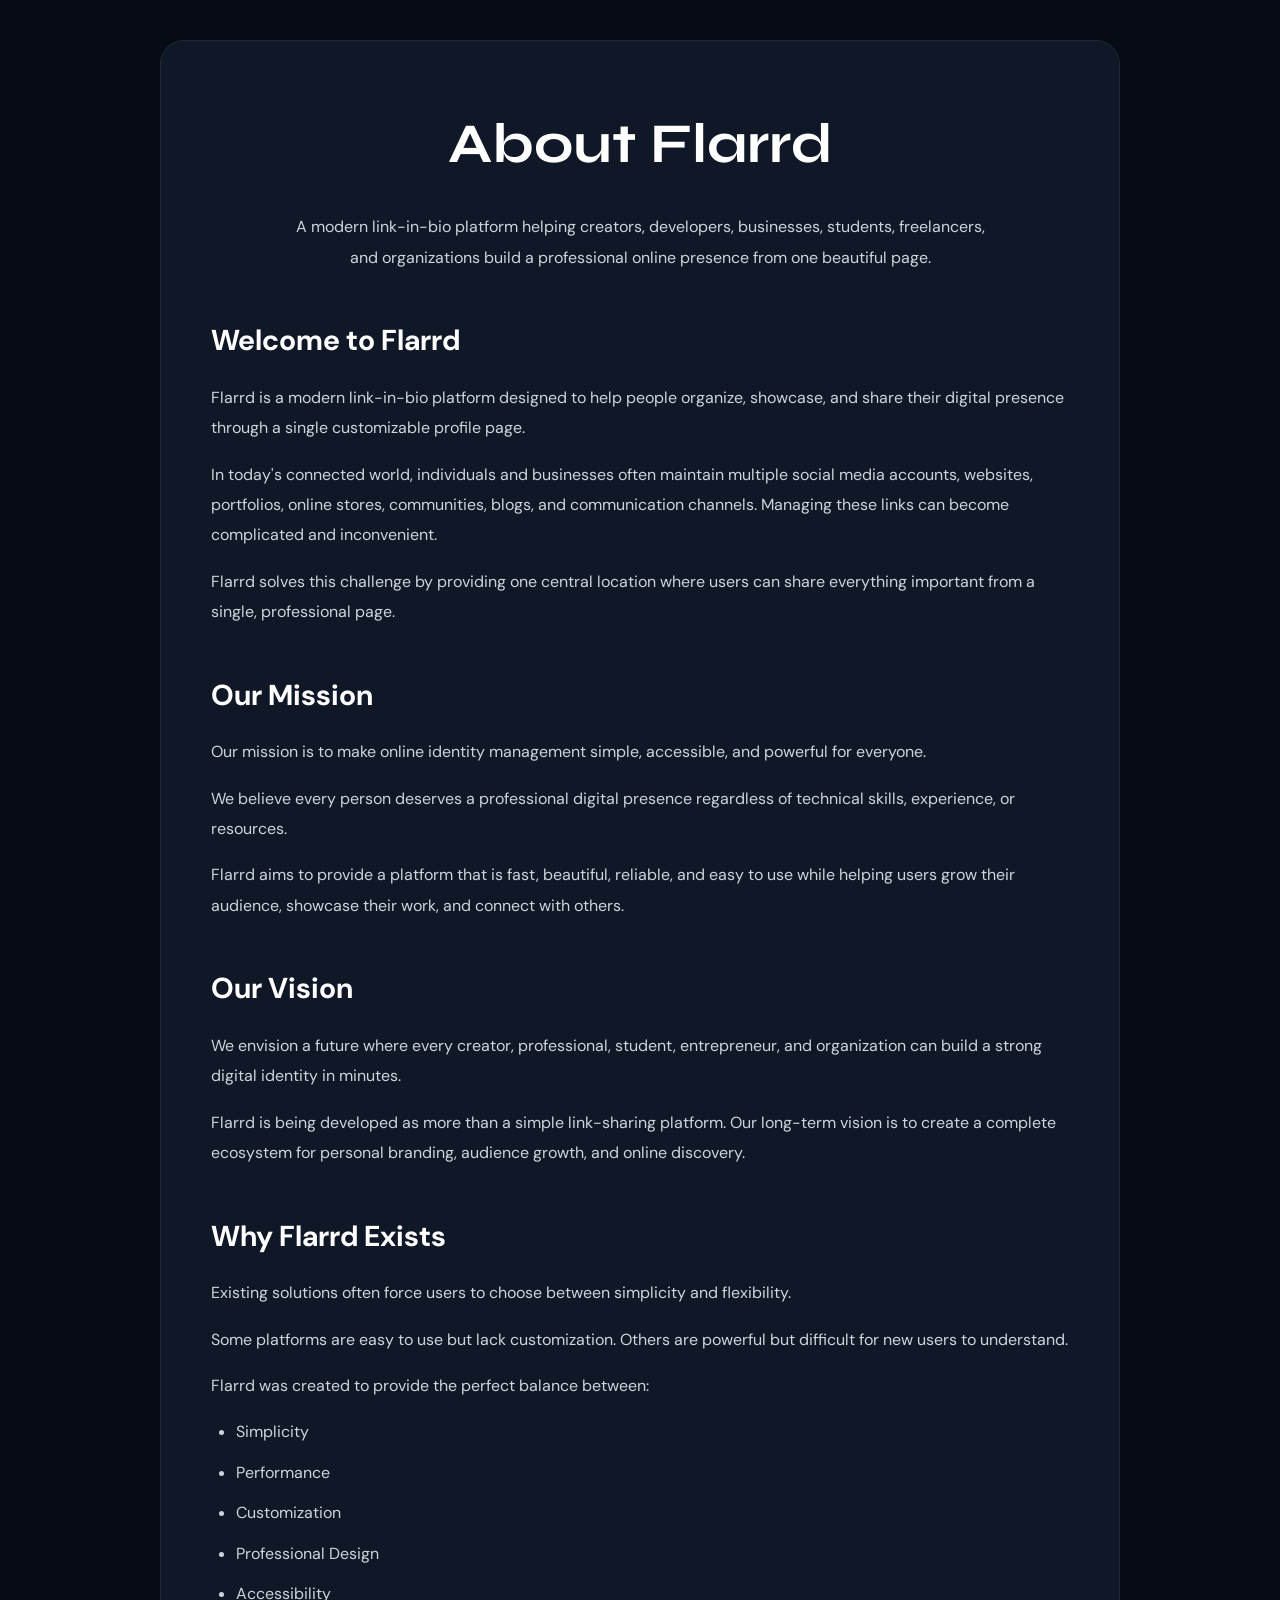
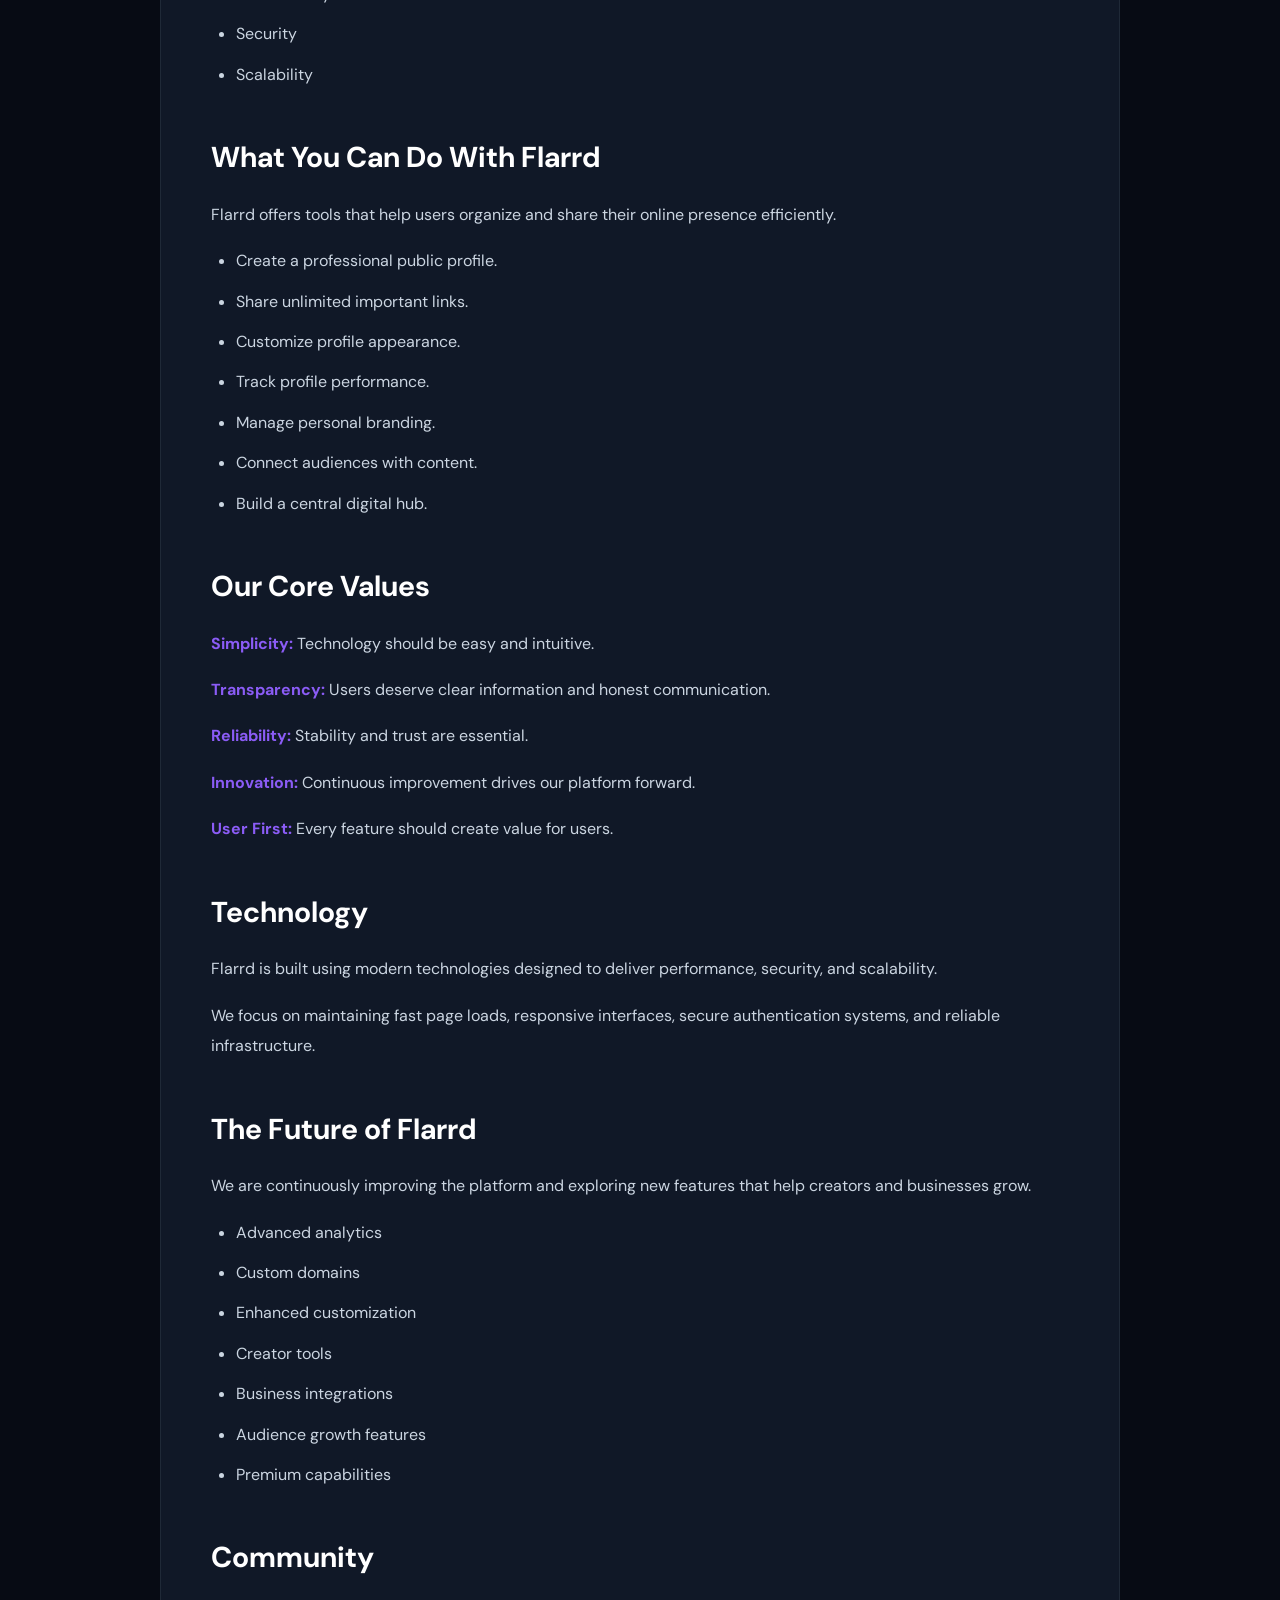
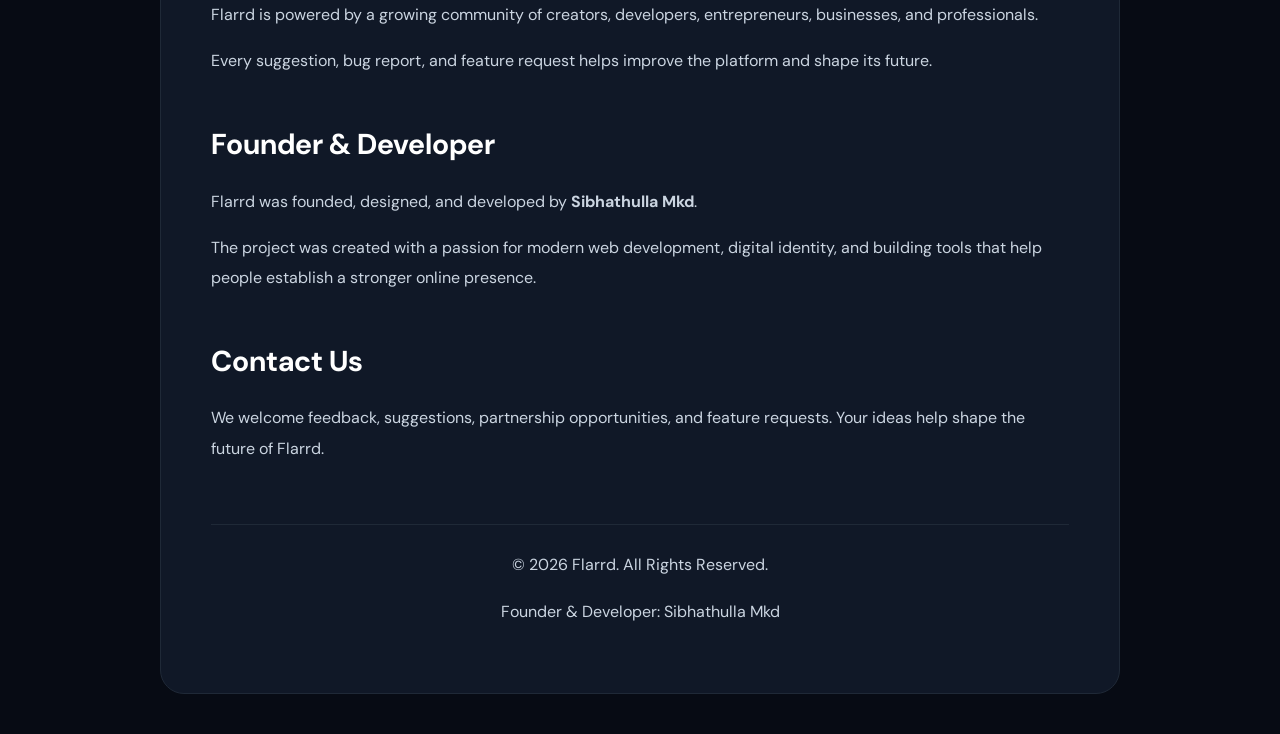
<file: about.html>
<!DOCTYPE html>
<html lang="en">
<head>
    <meta charset="UTF-8">
    <meta name="viewport" content="width=device-width, initial-scale=1.0">

    <title>About Flarrd | Your Link in Bio, Supercharged</title>

    <meta name="description" content="Learn about Flarrd, the modern link in bio platform helping creators, developers, businesses, and professionals manage their online presence through a single customizable page.">

    <meta name="keywords" content="Flarrd, About Flarrd, link in bio, creator tools, digital profile, personal branding, online presence">

    <meta name="author" content="Sibhathulla Mkd">

    <meta property="og:title" content="About Flarrd">
    <meta property="og:description" content="Learn about Flarrd's mission, vision, story, and future.">
    <meta property="og:type" content="website">

    <link rel="canonical" href="https://flarrd.pages.dev/about">

    <link href="https://fonts.googleapis.com/css2?family=Syne:wght@700;800&family=DM+Sans:wght@400;500;700&display=swap" rel="stylesheet">

    <style>
        :root{
            --bg:#070b14;
            --card:#101827;
            --border:#1f2937;
            --text:#ffffff;
            --muted:#cbd5e1;
            --accent:#8b5cf6;
        }

        *{
            margin:0;
            padding:0;
            box-sizing:border-box;
        }

        body{
            font-family:'DM Sans',sans-serif;
            background:var(--bg);
            color:var(--text);
            line-height:1.9;
        }

        .container{
            max-width:1000px;
            margin:auto;
            padding:40px 20px;
        }

        .card{
            background:var(--card);
            border:1px solid var(--border);
            border-radius:24px;
            padding:50px;
        }

        h1{
            font-family:'Syne',sans-serif;
            font-size:3.5rem;
            margin-bottom:15px;
        }

        h2{
            margin-top:40px;
            margin-bottom:15px;
            font-size:1.8rem;
            color:white;
        }

        p{
            color:var(--muted);
            margin-bottom:16px;
        }

        ul{
            margin-left:25px;
            color:var(--muted);
        }

        li{
            margin-bottom:10px;
        }

        .hero{
            text-align:center;
            margin-bottom:40px;
        }

        .hero p{
            max-width:700px;
            margin:auto;
        }

        footer{
            margin-top:60px;
            padding-top:25px;
            border-top:1px solid var(--border);
            text-align:center;
            color:#94a3b8;
        }

        .highlight{
            color:var(--accent);
            font-weight:700;
        }

        @media(max-width:768px){
            .card{
                padding:30px;
            }

            h1{
                font-size:2.4rem;
            }

            h2{
                font-size:1.5rem;
            }
        }
    </style>
</head>
<body>

<div class="container">

    <div class="card">

        <div class="hero">
            <h1>About Flarrd</h1>
            <p>
                A modern link-in-bio platform helping creators, developers,
                businesses, students, freelancers, and organizations build a
                professional online presence from one beautiful page.
            </p>
        </div>

        <h2>Welcome to Flarrd</h2>

        <p>
            Flarrd is a modern link-in-bio platform designed to help people
            organize, showcase, and share their digital presence through a
            single customizable profile page.
        </p>

        <p>
            In today's connected world, individuals and businesses often
            maintain multiple social media accounts, websites, portfolios,
            online stores, communities, blogs, and communication channels.
            Managing these links can become complicated and inconvenient.
        </p>

        <p>
            Flarrd solves this challenge by providing one central location
            where users can share everything important from a single,
            professional page.
        </p>

        <h2>Our Mission</h2>

        <p>
            Our mission is to make online identity management simple,
            accessible, and powerful for everyone.
        </p>

        <p>
            We believe every person deserves a professional digital presence
            regardless of technical skills, experience, or resources.
        </p>

        <p>
            Flarrd aims to provide a platform that is fast, beautiful,
            reliable, and easy to use while helping users grow their audience,
            showcase their work, and connect with others.
        </p>

        <h2>Our Vision</h2>

        <p>
            We envision a future where every creator, professional, student,
            entrepreneur, and organization can build a strong digital identity
            in minutes.
        </p>

        <p>
            Flarrd is being developed as more than a simple link-sharing
            platform. Our long-term vision is to create a complete ecosystem
            for personal branding, audience growth, and online discovery.
        </p>

        <h2>Why Flarrd Exists</h2>

        <p>
            Existing solutions often force users to choose between simplicity
            and flexibility.
        </p>

        <p>
            Some platforms are easy to use but lack customization. Others are
            powerful but difficult for new users to understand.
        </p>

        <p>
            Flarrd was created to provide the perfect balance between:
        </p>

        <ul>
            <li>Simplicity</li>
            <li>Performance</li>
            <li>Customization</li>
            <li>Professional Design</li>
            <li>Accessibility</li>
            <li>Security</li>
            <li>Scalability</li>
        </ul>

        <h2>What You Can Do With Flarrd</h2>

        <p>
            Flarrd offers tools that help users organize and share their online
            presence efficiently.
        </p>

        <ul>
            <li>Create a professional public profile.</li>
            <li>Share unlimited important links.</li>
            <li>Customize profile appearance.</li>
            <li>Track profile performance.</li>
            <li>Manage personal branding.</li>
            <li>Connect audiences with content.</li>
            <li>Build a central digital hub.</li>
        </ul>

        <h2>Our Core Values</h2>

        <p>
            <span class="highlight">Simplicity:</span>
            Technology should be easy and intuitive.
        </p>

        <p>
            <span class="highlight">Transparency:</span>
            Users deserve clear information and honest communication.
        </p>

        <p>
            <span class="highlight">Reliability:</span>
            Stability and trust are essential.
        </p>

        <p>
            <span class="highlight">Innovation:</span>
            Continuous improvement drives our platform forward.
        </p>

        <p>
            <span class="highlight">User First:</span>
            Every feature should create value for users.
        </p>

        <h2>Technology</h2>

        <p>
            Flarrd is built using modern technologies designed to deliver
            performance, security, and scalability.
        </p>

        <p>
            We focus on maintaining fast page loads, responsive interfaces,
            secure authentication systems, and reliable infrastructure.
        </p>

        <h2>The Future of Flarrd</h2>

        <p>
            We are continuously improving the platform and exploring new
            features that help creators and businesses grow.
        </p>

        <ul>
            <li>Advanced analytics</li>
            <li>Custom domains</li>
            <li>Enhanced customization</li>
            <li>Creator tools</li>
            <li>Business integrations</li>
            <li>Audience growth features</li>
            <li>Premium capabilities</li>
        </ul>

        <h2>Community</h2>

        <p>
            Flarrd is powered by a growing community of creators, developers,
            entrepreneurs, businesses, and professionals.
        </p>

        <p>
            Every suggestion, bug report, and feature request helps improve
            the platform and shape its future.
        </p>

        <h2>Founder & Developer</h2>

        <p>
            Flarrd was founded, designed, and developed by
            <strong>Sibhathulla Mkd</strong>.
        </p>

        <p>
            The project was created with a passion for modern web development,
            digital identity, and building tools that help people establish a
            stronger online presence.
        </p>

        <h2>Contact Us</h2>

        <p>
            We welcome feedback, suggestions, partnership opportunities, and
            feature requests. Your ideas help shape the future of Flarrd.
        </p>

        <footer>
            <p>© 2026 Flarrd. All Rights Reserved.</p>
            <p>Founder & Developer: Sibhathulla Mkd</p>
        </footer>

    </div>

</div>

</body>
</html>
</file>
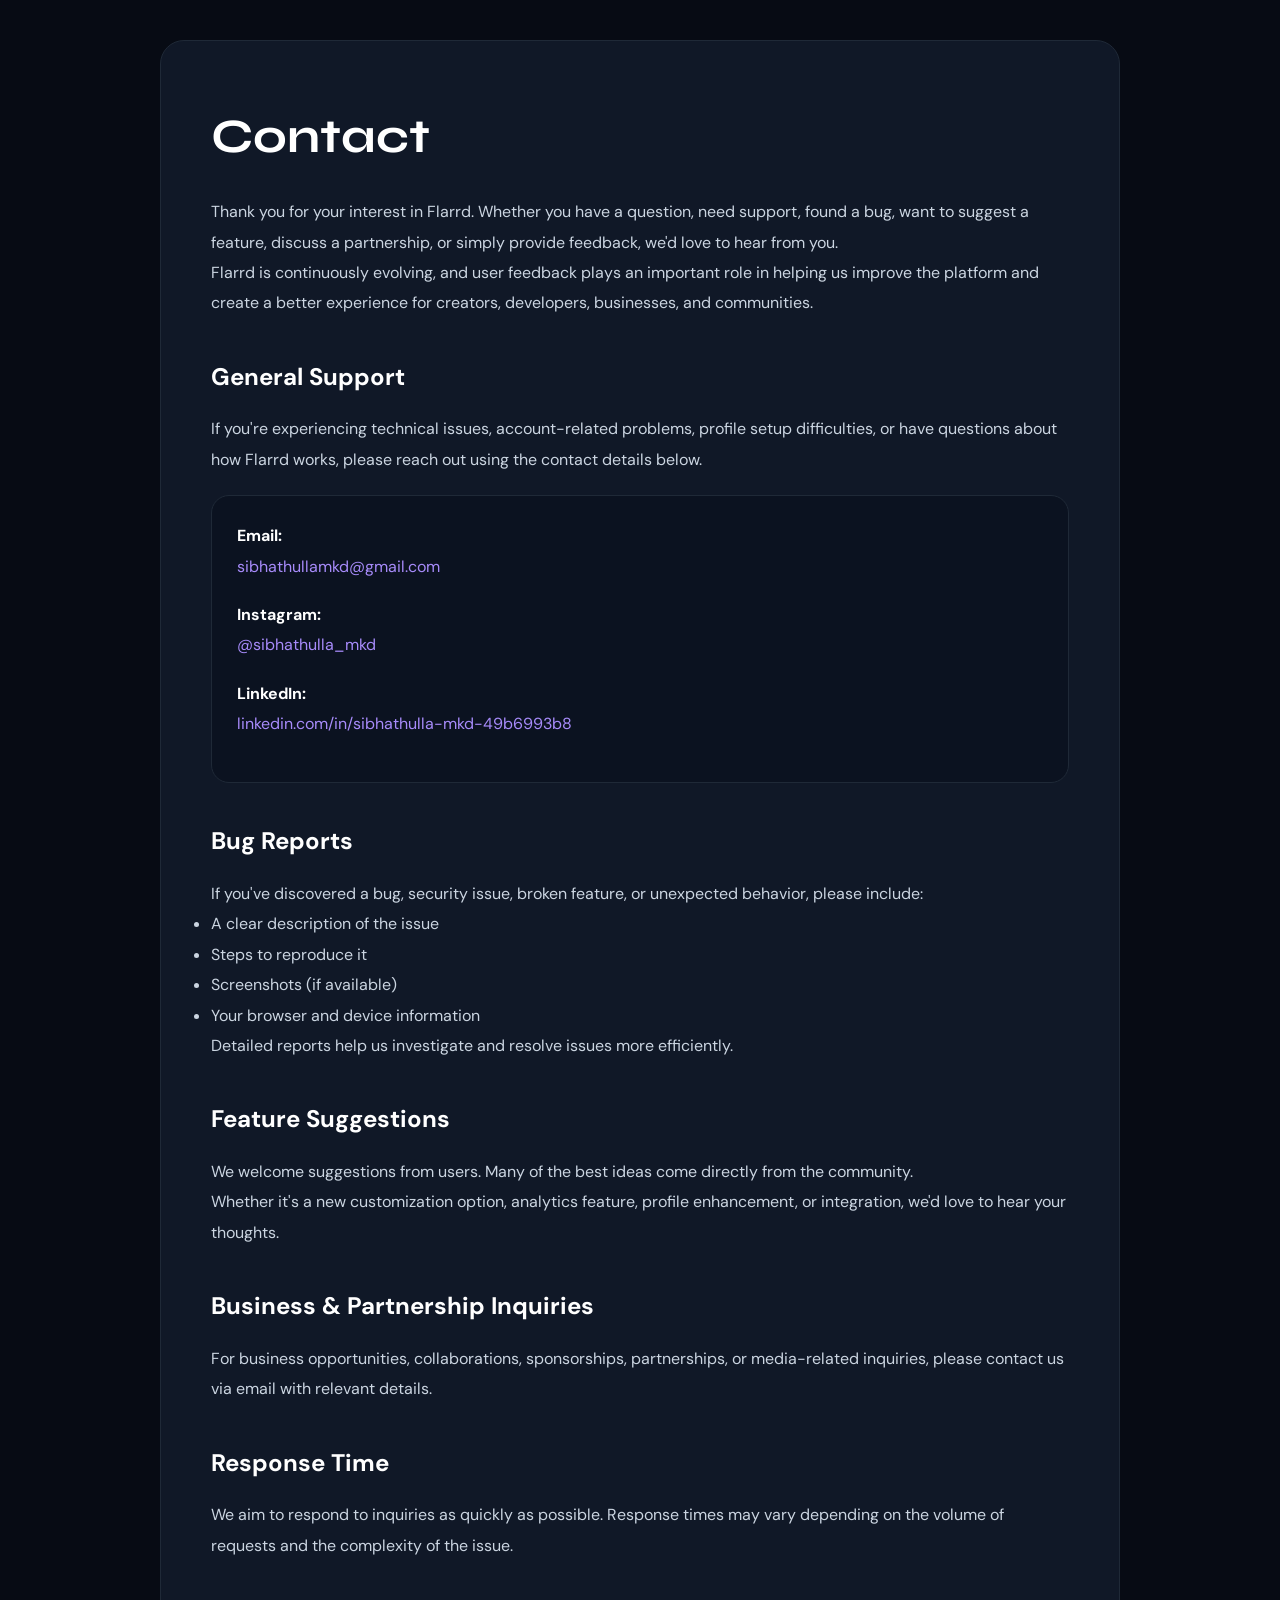
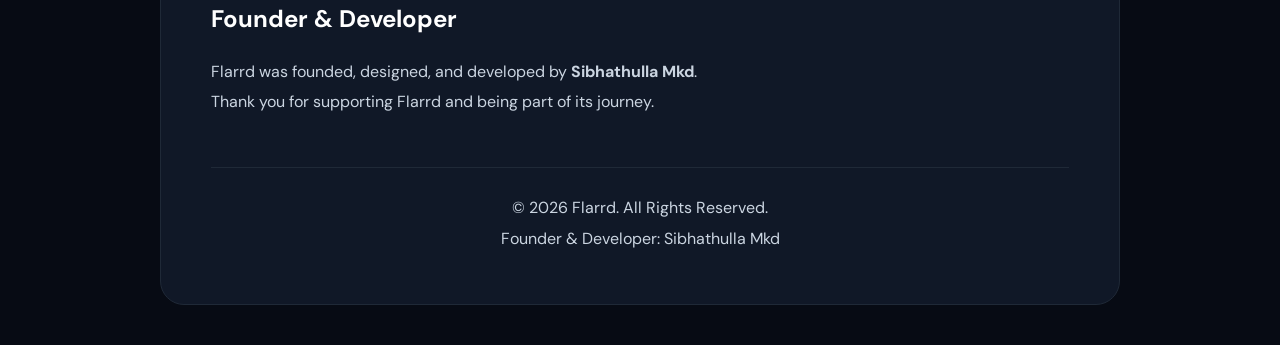
<file: contact.html>
<!DOCTYPE html>
<html lang="en">
<head>
<meta charset="UTF-8">
<meta name="viewport" content="width=device-width, initial-scale=1.0">

<title>Contact  | Support, Feedback & Business Inquiries</title>

<meta name="description" content="Contact Flarrd for support, feedback, partnerships, business inquiries, bug reports, and feature suggestions.">

<meta name="keywords" content="Flarrd contact, Flarrd support, Flarrd help, contact Flarrd, link in bio support">

<meta name="author" content="Sibhathulla Mkd">

<meta property="og:title" content="Contact Flarrd">
<meta property="og:description" content="Get in touch with Flarrd for support, feedback, partnerships, and inquiries.">

<link rel="canonical" href="https://flarrd.pages.dev/contact">

<link href="https://fonts.googleapis.com/css2?family=Syne:wght@700;800&family=DM+Sans:wght@400;500;700&display=swap" rel="stylesheet">

<style>
:root{
--bg:#070b14;
--card:#101827;
--border:#1f2937;
--text:#ffffff;
--muted:#cbd5e1;
--accent:#8b5cf6;
}

*{
margin:0;
padding:0;
box-sizing:border-box;
}

body{
font-family:'DM Sans',sans-serif;
background:var(--bg);
color:var(--text);
line-height:1.9;
}

.container{
max-width:1000px;
margin:auto;
padding:40px 20px;
}

.card{
background:var(--card);
border:1px solid var(--border);
border-radius:24px;
padding:50px;
}

h1{
font-family:'Syne',sans-serif;
font-size:3rem;
margin-bottom:15px;
}

h2{
margin-top:35px;
margin-bottom:15px;
}

p, li{
color:var(--muted);
}

.contact-box{
background:#0b1220;
border:1px solid var(--border);
border-radius:18px;
padding:25px;
margin-top:20px;
}

.contact-item{
margin-bottom:18px;
}

.contact-item strong{
color:white;
}

a{
color:#a78bfa;
text-decoration:none;
}

a:hover{
text-decoration:underline;
}

footer{
margin-top:50px;
padding-top:25px;
border-top:1px solid var(--border);
text-align:center;
color:#94a3b8;
}
</style>
</head>

<body>

<div class="container">

<div class="card">

<h1>Contact </h1>

<p>
Thank you for your interest in Flarrd. Whether you have a question, need support, found a bug, want to suggest a feature, discuss a partnership, or simply provide feedback, we'd love to hear from you.
</p>

<p>
Flarrd is continuously evolving, and user feedback plays an important role in helping us improve the platform and create a better experience for creators, developers, businesses, and communities.
</p>

<h2>General Support</h2>

<p>
If you're experiencing technical issues, account-related problems, profile setup difficulties, or have questions about how Flarrd works, please reach out using the contact details below.
</p>

<div class="contact-box">

<div class="contact-item">
<strong>Email:</strong><br>
<a href="mailto:sibhathullamkd@gmail.com">sibhathullamkd@gmail.com</a>
</div>

<div class="contact-item">
<strong>Instagram:</strong><br>
<a href="https://www.instagram.com/sibhathulla_mkd/" target="_blank">
@sibhathulla_mkd
</a>
</div>

<div class="contact-item">
<strong>LinkedIn:</strong><br>
<a href="https://www.linkedin.com/in/sibhathulla-mkd-49b6993b8" target="_blank">
linkedin.com/in/sibhathulla-mkd-49b6993b8
</a>
</div>

</div>

<h2>Bug Reports</h2>

<p>
If you've discovered a bug, security issue, broken feature, or unexpected behavior, please include:
</p>

<ul>
<li>A clear description of the issue</li>
<li>Steps to reproduce it</li>
<li>Screenshots (if available)</li>
<li>Your browser and device information</li>
</ul>

<p>
Detailed reports help us investigate and resolve issues more efficiently.
</p>

<h2>Feature Suggestions</h2>

<p>
We welcome suggestions from users. Many of the best ideas come directly from the community.
</p>

<p>
Whether it's a new customization option, analytics feature, profile enhancement, or integration, we'd love to hear your thoughts.
</p>

<h2>Business & Partnership Inquiries</h2>

<p>
For business opportunities, collaborations, sponsorships, partnerships, or media-related inquiries, please contact us via email with relevant details.
</p>

<h2>Response Time</h2>

<p>
We aim to respond to inquiries as quickly as possible. Response times may vary depending on the volume of requests and the complexity of the issue.
</p>

<h2>Founder & Developer</h2>

<p>
Flarrd was founded, designed, and developed by <strong>Sibhathulla Mkd</strong>.
</p>

<p>
Thank you for supporting Flarrd and being part of its journey.
</p>

<footer>
<p>© 2026 Flarrd. All Rights Reserved.</p>
<p>Founder & Developer: Sibhathulla Mkd</p>
</footer>

</div>

</div>

</body>
</html>
</file>
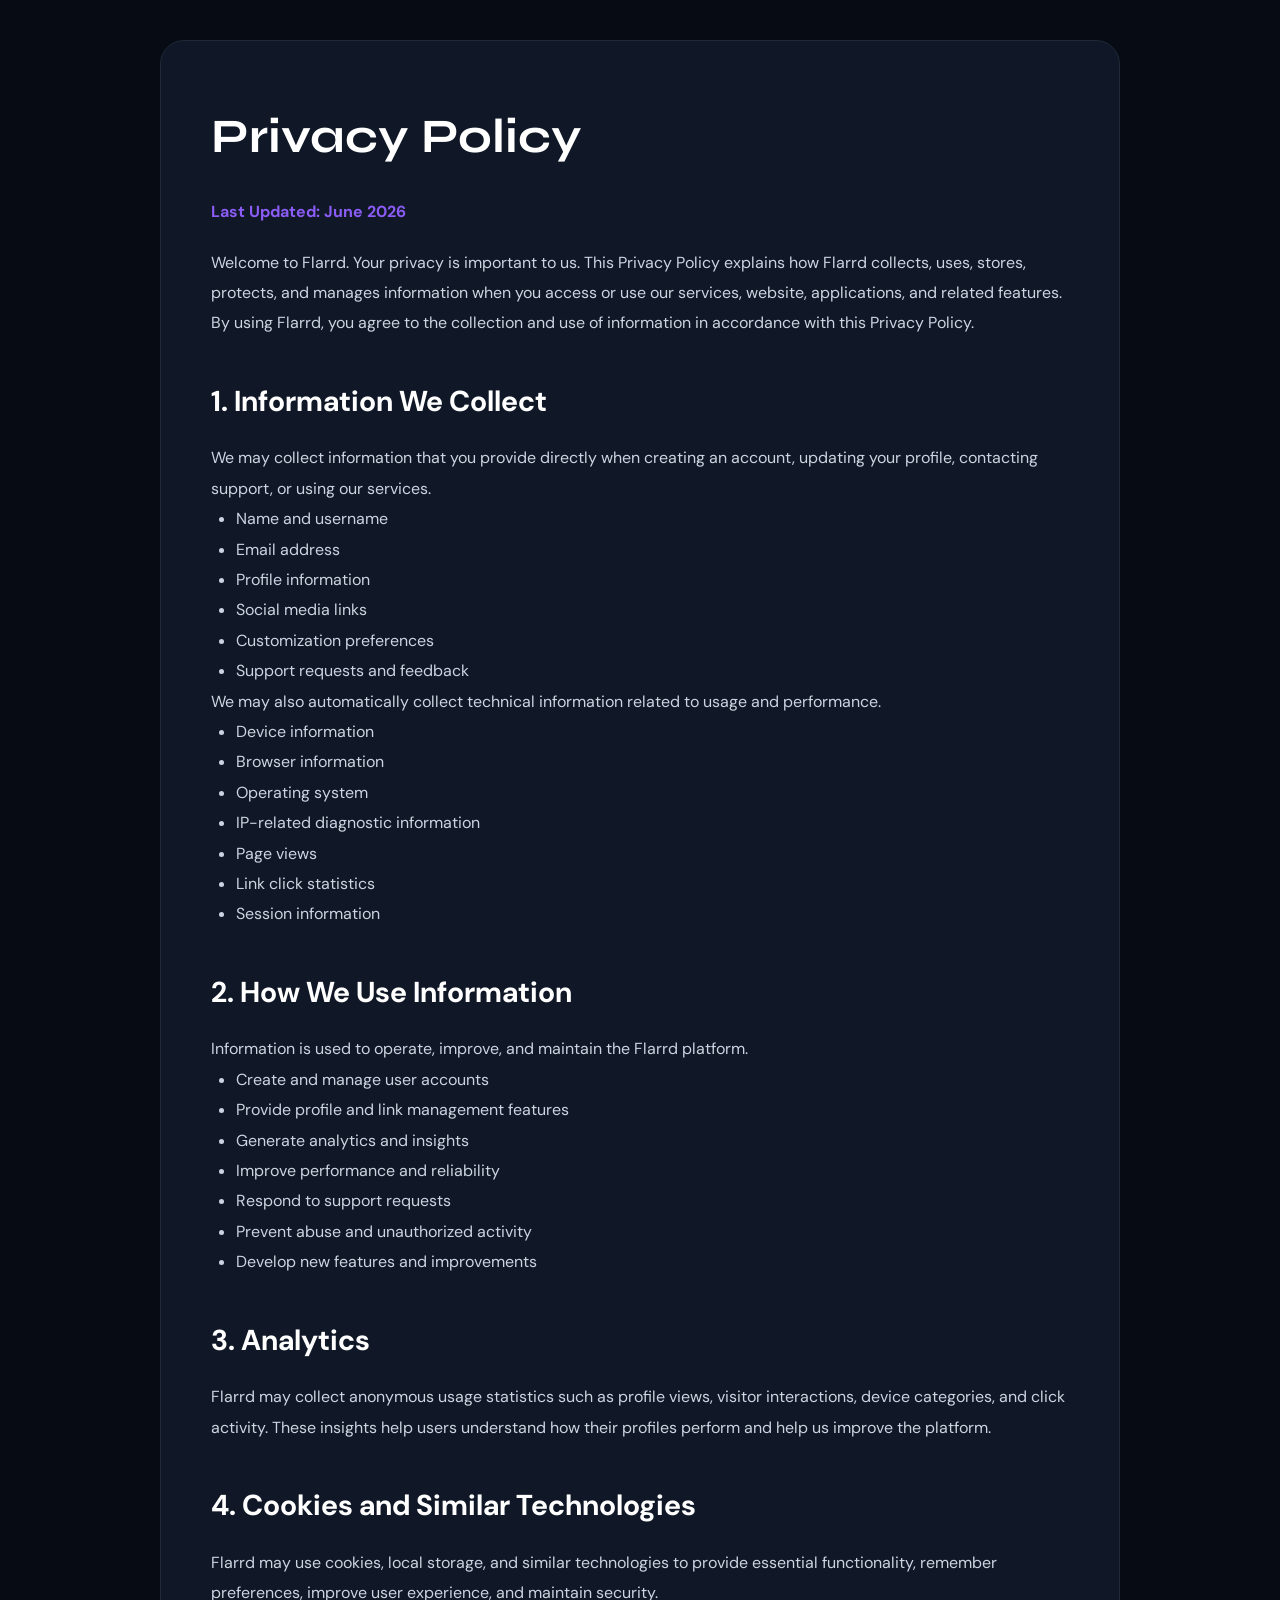
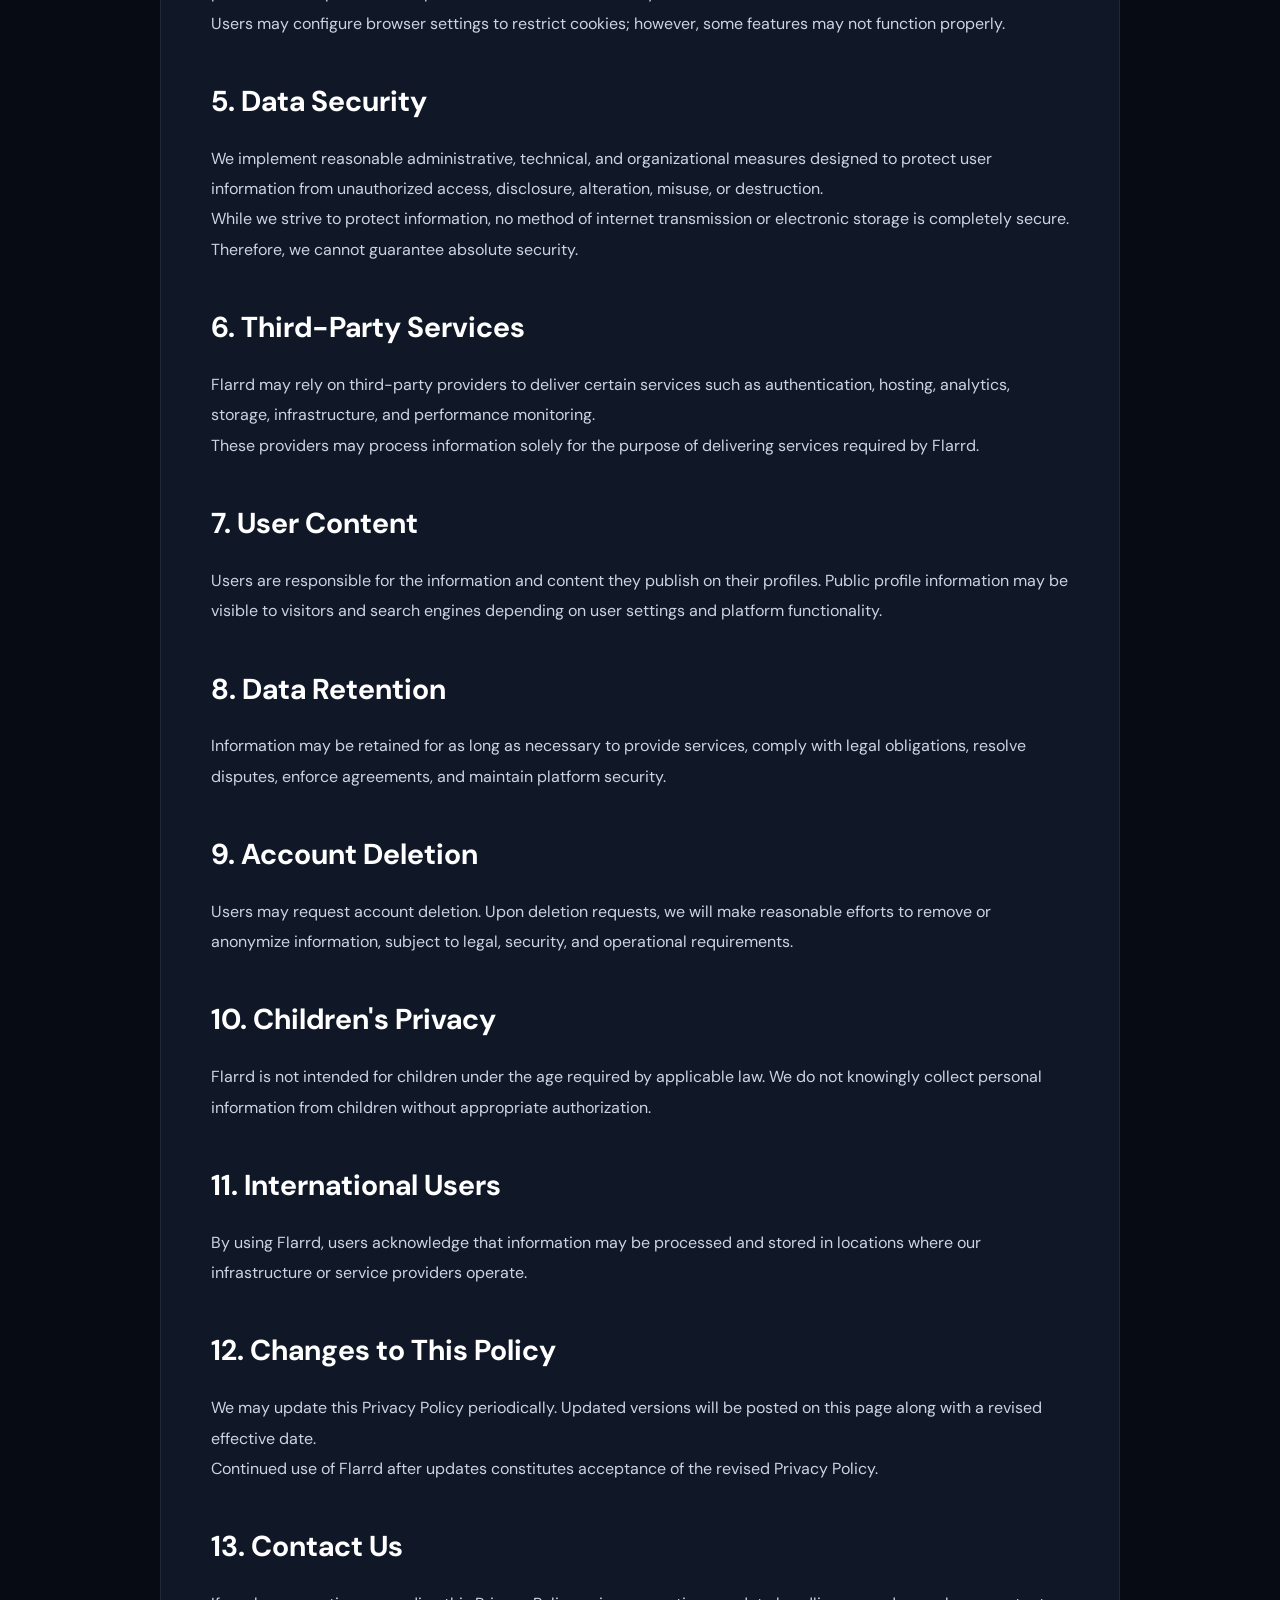
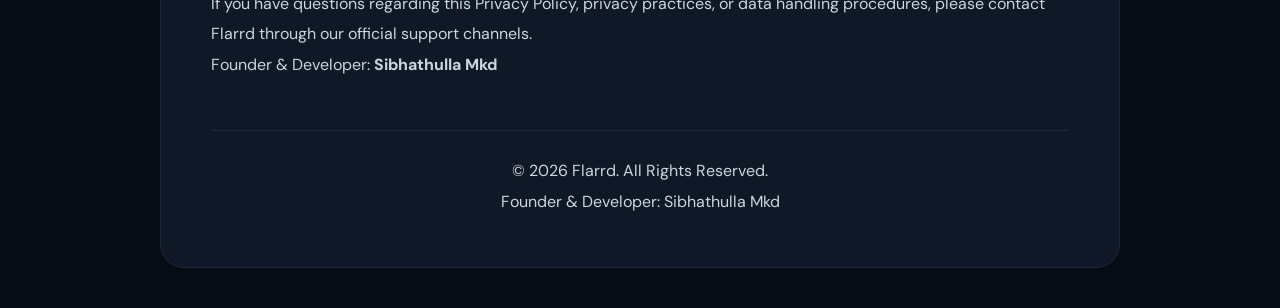
<file: privacy.html>
<!DOCTYPE html>
<html lang="en">
<head>
<meta charset="UTF-8">
<meta name="viewport" content="width=device-width, initial-scale=1.0">

<title>Privacy Policy | Flarrd</title>

<meta name="description" content="Read Flarrd's Privacy Policy to understand how we collect, use, store, and protect your information while using our link-in-bio platform.">

<meta name="keywords" content="Flarrd Privacy Policy, privacy, data protection, user information, link in bio platform">

<meta name="author" content="Sibhathulla Mkd">

<meta property="og:title" content="Privacy Policy | Flarrd">
<meta property="og:description" content="Learn how Flarrd collects, uses, and protects your information.">

<link rel="canonical" href="https://flarrd.pages.dev/privacy">

<link href="https://fonts.googleapis.com/css2?family=Syne:wght@700;800&family=DM+Sans:wght@400;500;700&display=swap" rel="stylesheet">

<style>
:root{
--bg:#070b14;
--card:#101827;
--border:#1f2937;
--text:#ffffff;
--muted:#cbd5e1;
--accent:#8b5cf6;
}

*{
margin:0;
padding:0;
box-sizing:border-box;
}

body{
font-family:'DM Sans',sans-serif;
background:var(--bg);
color:var(--text);
line-height:1.9;
}

.container{
max-width:1000px;
margin:auto;
padding:40px 20px;
}

.card{
background:var(--card);
border:1px solid var(--border);
border-radius:24px;
padding:50px;
}

h1{
font-family:'Syne',sans-serif;
font-size:3rem;
margin-bottom:15px;
}

h2{
margin-top:35px;
margin-bottom:15px;
font-size:1.8rem;
}

p, li{
color:var(--muted);
}

ul{
margin-left:25px;
}

footer{
margin-top:50px;
padding-top:25px;
border-top:1px solid var(--border);
text-align:center;
color:#94a3b8;
}

.updated{
color:var(--accent);
font-weight:700;
margin-bottom:20px;
}
</style>
</head>

<body>

<div class="container">

<div class="card">

<h1>Privacy Policy</h1>

<p class="updated">
Last Updated: June 2026
</p>

<p>
Welcome to Flarrd. Your privacy is important to us. This Privacy Policy explains how Flarrd collects, uses, stores, protects, and manages information when you access or use our services, website, applications, and related features.
</p>

<p>
By using Flarrd, you agree to the collection and use of information in accordance with this Privacy Policy.
</p>

<h2>1. Information We Collect</h2>

<p>
We may collect information that you provide directly when creating an account, updating your profile, contacting support, or using our services.
</p>

<ul>
<li>Name and username</li>
<li>Email address</li>
<li>Profile information</li>
<li>Social media links</li>
<li>Customization preferences</li>
<li>Support requests and feedback</li>
</ul>

<p>
We may also automatically collect technical information related to usage and performance.
</p>

<ul>
<li>Device information</li>
<li>Browser information</li>
<li>Operating system</li>
<li>IP-related diagnostic information</li>
<li>Page views</li>
<li>Link click statistics</li>
<li>Session information</li>
</ul>

<h2>2. How We Use Information</h2>

<p>
Information is used to operate, improve, and maintain the Flarrd platform.
</p>

<ul>
<li>Create and manage user accounts</li>
<li>Provide profile and link management features</li>
<li>Generate analytics and insights</li>
<li>Improve performance and reliability</li>
<li>Respond to support requests</li>
<li>Prevent abuse and unauthorized activity</li>
<li>Develop new features and improvements</li>
</ul>

<h2>3. Analytics</h2>

<p>
Flarrd may collect anonymous usage statistics such as profile views, visitor interactions, device categories, and click activity. These insights help users understand how their profiles perform and help us improve the platform.
</p>

<h2>4. Cookies and Similar Technologies</h2>

<p>
Flarrd may use cookies, local storage, and similar technologies to provide essential functionality, remember preferences, improve user experience, and maintain security.
</p>

<p>
Users may configure browser settings to restrict cookies; however, some features may not function properly.
</p>

<h2>5. Data Security</h2>

<p>
We implement reasonable administrative, technical, and organizational measures designed to protect user information from unauthorized access, disclosure, alteration, misuse, or destruction.
</p>

<p>
While we strive to protect information, no method of internet transmission or electronic storage is completely secure. Therefore, we cannot guarantee absolute security.
</p>

<h2>6. Third-Party Services</h2>

<p>
Flarrd may rely on third-party providers to deliver certain services such as authentication, hosting, analytics, storage, infrastructure, and performance monitoring.
</p>

<p>
These providers may process information solely for the purpose of delivering services required by Flarrd.
</p>

<h2>7. User Content</h2>

<p>
Users are responsible for the information and content they publish on their profiles. Public profile information may be visible to visitors and search engines depending on user settings and platform functionality.
</p>

<h2>8. Data Retention</h2>

<p>
Information may be retained for as long as necessary to provide services, comply with legal obligations, resolve disputes, enforce agreements, and maintain platform security.
</p>

<h2>9. Account Deletion</h2>

<p>
Users may request account deletion. Upon deletion requests, we will make reasonable efforts to remove or anonymize information, subject to legal, security, and operational requirements.
</p>

<h2>10. Children's Privacy</h2>

<p>
Flarrd is not intended for children under the age required by applicable law. We do not knowingly collect personal information from children without appropriate authorization.
</p>

<h2>11. International Users</h2>

<p>
By using Flarrd, users acknowledge that information may be processed and stored in locations where our infrastructure or service providers operate.
</p>

<h2>12. Changes to This Policy</h2>

<p>
We may update this Privacy Policy periodically. Updated versions will be posted on this page along with a revised effective date.
</p>

<p>
Continued use of Flarrd after updates constitutes acceptance of the revised Privacy Policy.
</p>

<h2>13. Contact Us</h2>

<p>
If you have questions regarding this Privacy Policy, privacy practices, or data handling procedures, please contact Flarrd through our official support channels.
</p>

<p>
Founder & Developer: <strong>Sibhathulla Mkd</strong>
</p>

<footer>
<p>© 2026 Flarrd. All Rights Reserved.</p>
<p>Founder & Developer: Sibhathulla Mkd</p>
</footer>

</div>
</div>

</body>
</html>
</file>
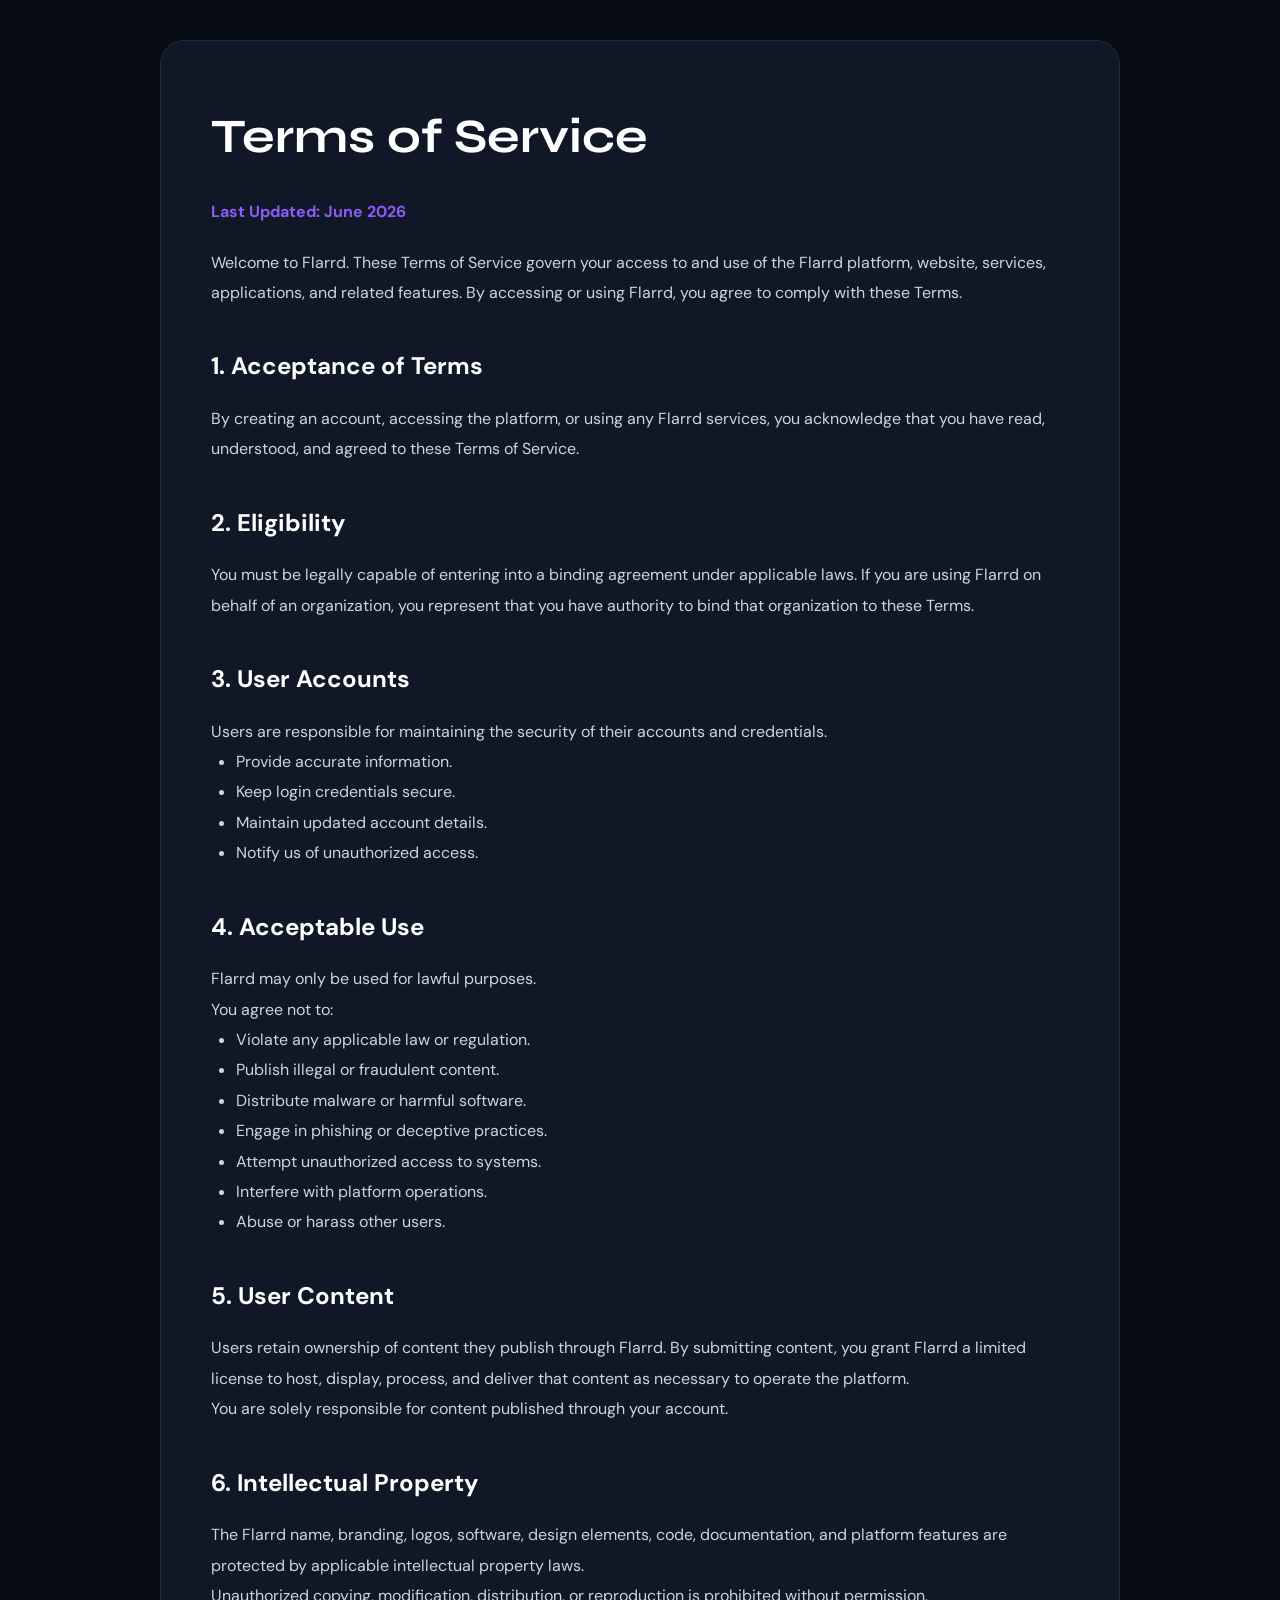
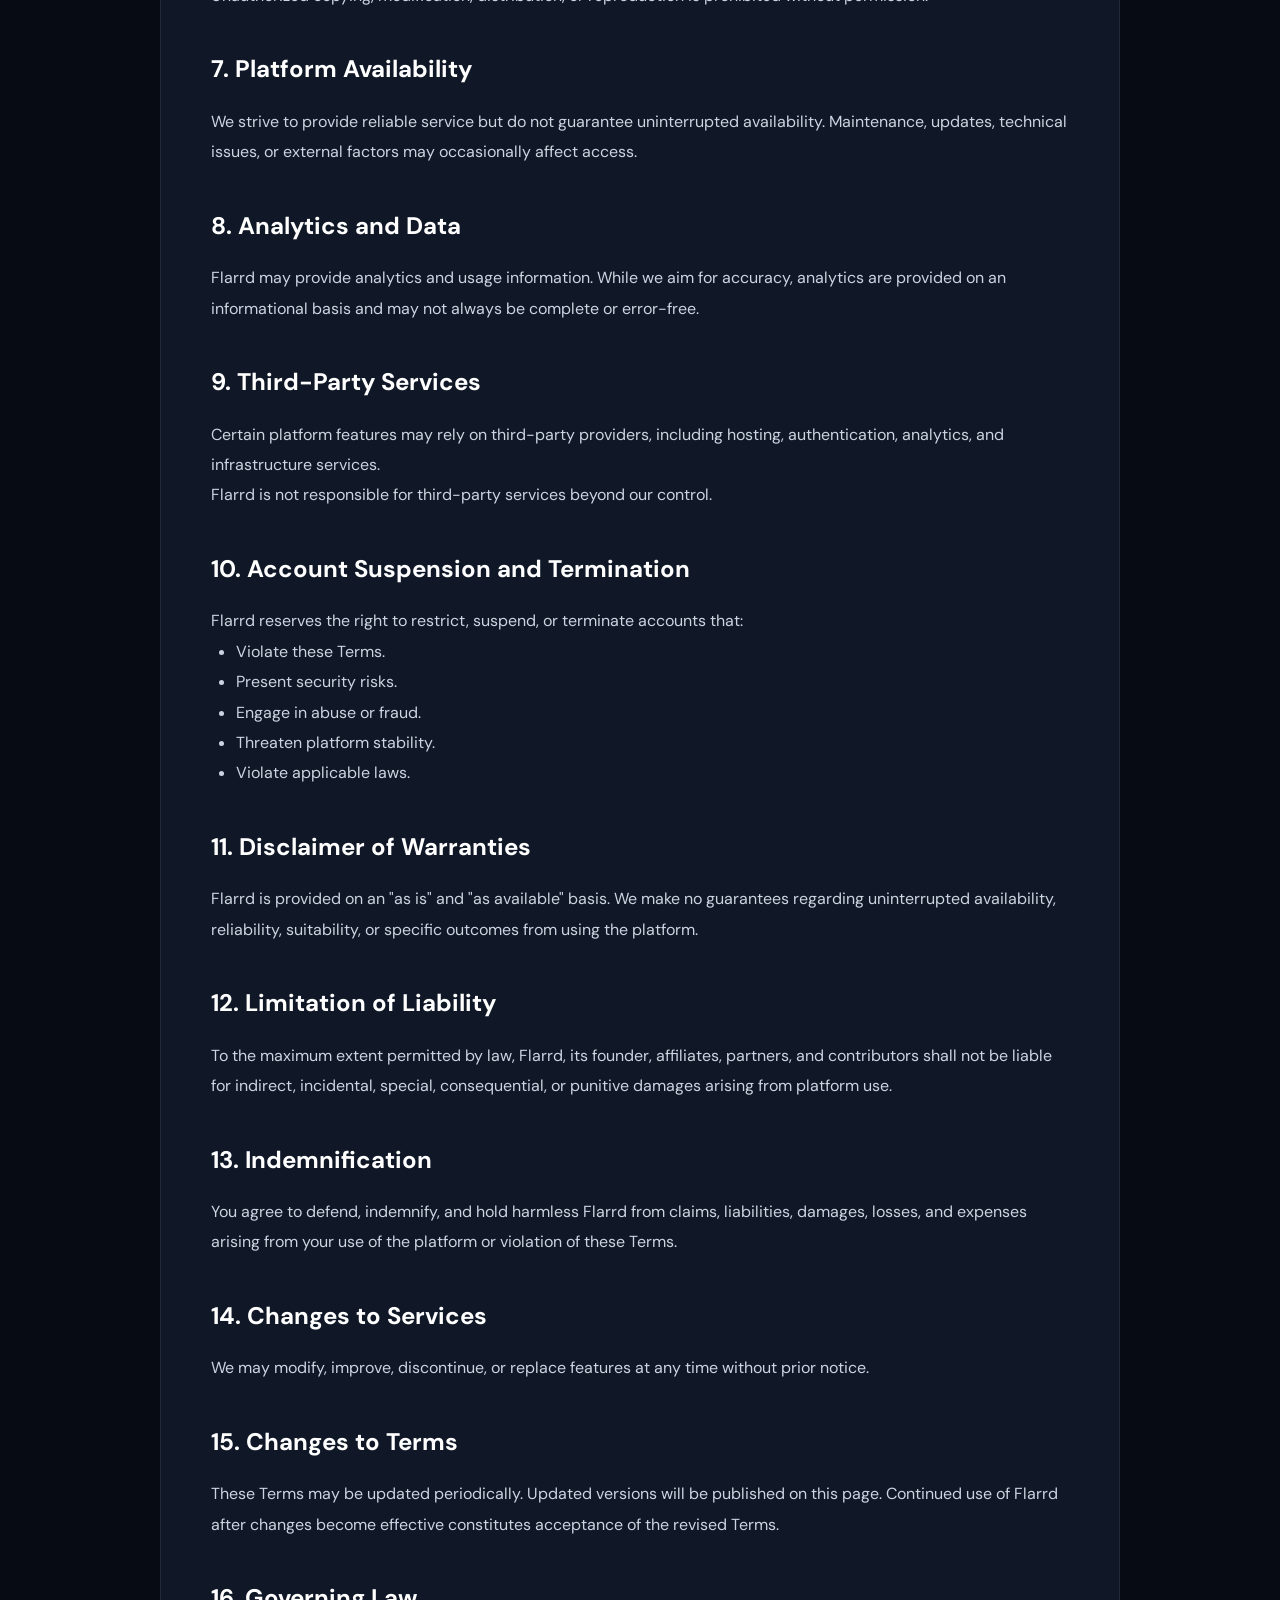
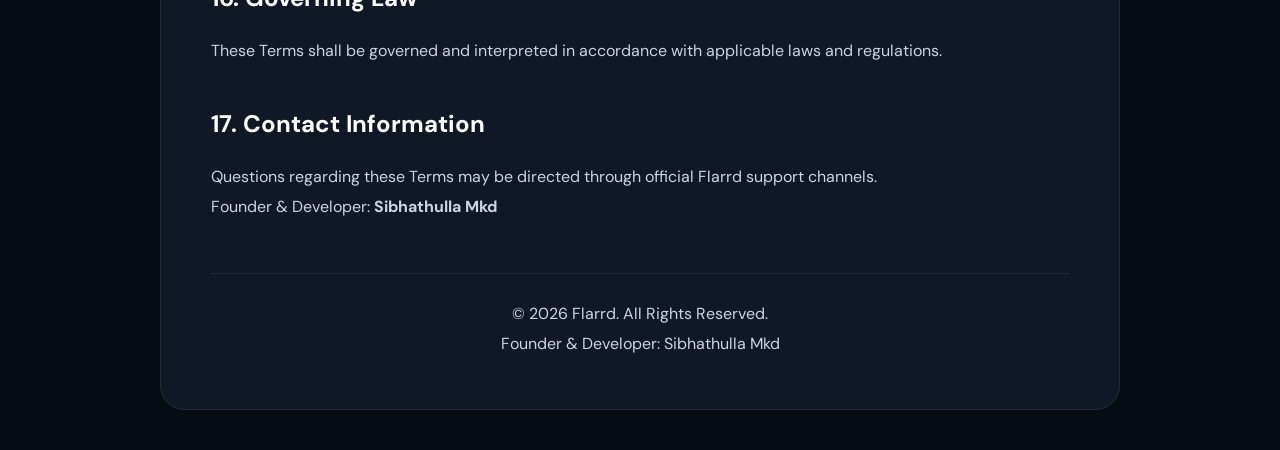
<file: terms.html>
<!DOCTYPE html>
<html lang="en">
<head>
<meta charset="UTF-8">
<meta name="viewport" content="width=device-width, initial-scale=1.0">

<title>Terms of Service | Flarrd</title>

<meta name="description" content="Read the Terms of Service governing the use of Flarrd and its services.">

<meta name="keywords" content="Flarrd Terms, Terms of Service, User Agreement, Flarrd Policies">

<meta name="author" content="Sibhathulla Mkd">

<meta property="og:title" content="Terms of Service | Flarrd">
<meta property="og:description" content="Terms and conditions for using Flarrd.">

<link rel="canonical" href="https://flarrd.pages.dev/terms">

<link href="https://fonts.googleapis.com/css2?family=Syne:wght@700;800&family=DM+Sans:wght@400;500;700&display=swap" rel="stylesheet">

<style>
:root{
--bg:#070b14;
--card:#101827;
--border:#1f2937;
--text:#ffffff;
--muted:#cbd5e1;
--accent:#8b5cf6;
}
*{margin:0;padding:0;box-sizing:border-box;}
body{
font-family:'DM Sans',sans-serif;
background:var(--bg);
color:var(--text);
line-height:1.9;
}
.container{
max-width:1000px;
margin:auto;
padding:40px 20px;
}
.card{
background:var(--card);
border:1px solid var(--border);
border-radius:24px;
padding:50px;
}
h1{
font-family:'Syne',sans-serif;
font-size:3rem;
margin-bottom:15px;
}
h2{
margin-top:35px;
margin-bottom:15px;
}
p,li{
color:var(--muted);
}
ul{
margin-left:25px;
}
footer{
margin-top:50px;
padding-top:25px;
border-top:1px solid var(--border);
text-align:center;
color:#94a3b8;
}
.updated{
color:var(--accent);
font-weight:700;
margin-bottom:20px;
}
</style>
</head>

<body>

<div class="container">
<div class="card">

<h1>Terms of Service</h1>

<p class="updated">Last Updated: June 2026</p>

<p>
Welcome to Flarrd. These Terms of Service govern your access to and use of the Flarrd platform, website, services, applications, and related features. By accessing or using Flarrd, you agree to comply with these Terms.
</p>

<h2>1. Acceptance of Terms</h2>

<p>
By creating an account, accessing the platform, or using any Flarrd services, you acknowledge that you have read, understood, and agreed to these Terms of Service.
</p>

<h2>2. Eligibility</h2>

<p>
You must be legally capable of entering into a binding agreement under applicable laws. If you are using Flarrd on behalf of an organization, you represent that you have authority to bind that organization to these Terms.
</p>

<h2>3. User Accounts</h2>

<p>
Users are responsible for maintaining the security of their accounts and credentials.
</p>

<ul>
<li>Provide accurate information.</li>
<li>Keep login credentials secure.</li>
<li>Maintain updated account details.</li>
<li>Notify us of unauthorized access.</li>
</ul>

<h2>4. Acceptable Use</h2>

<p>
Flarrd may only be used for lawful purposes.
</p>

<p>You agree not to:</p>

<ul>
<li>Violate any applicable law or regulation.</li>
<li>Publish illegal or fraudulent content.</li>
<li>Distribute malware or harmful software.</li>
<li>Engage in phishing or deceptive practices.</li>
<li>Attempt unauthorized access to systems.</li>
<li>Interfere with platform operations.</li>
<li>Abuse or harass other users.</li>
</ul>

<h2>5. User Content</h2>

<p>
Users retain ownership of content they publish through Flarrd. By submitting content, you grant Flarrd a limited license to host, display, process, and deliver that content as necessary to operate the platform.
</p>

<p>
You are solely responsible for content published through your account.
</p>

<h2>6. Intellectual Property</h2>

<p>
The Flarrd name, branding, logos, software, design elements, code, documentation, and platform features are protected by applicable intellectual property laws.
</p>

<p>
Unauthorized copying, modification, distribution, or reproduction is prohibited without permission.
</p>

<h2>7. Platform Availability</h2>

<p>
We strive to provide reliable service but do not guarantee uninterrupted availability. Maintenance, updates, technical issues, or external factors may occasionally affect access.
</p>

<h2>8. Analytics and Data</h2>

<p>
Flarrd may provide analytics and usage information. While we aim for accuracy, analytics are provided on an informational basis and may not always be complete or error-free.
</p>

<h2>9. Third-Party Services</h2>

<p>
Certain platform features may rely on third-party providers, including hosting, authentication, analytics, and infrastructure services.
</p>

<p>
Flarrd is not responsible for third-party services beyond our control.
</p>

<h2>10. Account Suspension and Termination</h2>

<p>
Flarrd reserves the right to restrict, suspend, or terminate accounts that:
</p>

<ul>
<li>Violate these Terms.</li>
<li>Present security risks.</li>
<li>Engage in abuse or fraud.</li>
<li>Threaten platform stability.</li>
<li>Violate applicable laws.</li>
</ul>

<h2>11. Disclaimer of Warranties</h2>

<p>
Flarrd is provided on an "as is" and "as available" basis. We make no guarantees regarding uninterrupted availability, reliability, suitability, or specific outcomes from using the platform.
</p>

<h2>12. Limitation of Liability</h2>

<p>
To the maximum extent permitted by law, Flarrd, its founder, affiliates, partners, and contributors shall not be liable for indirect, incidental, special, consequential, or punitive damages arising from platform use.
</p>

<h2>13. Indemnification</h2>

<p>
You agree to defend, indemnify, and hold harmless Flarrd from claims, liabilities, damages, losses, and expenses arising from your use of the platform or violation of these Terms.
</p>

<h2>14. Changes to Services</h2>

<p>
We may modify, improve, discontinue, or replace features at any time without prior notice.
</p>

<h2>15. Changes to Terms</h2>

<p>
These Terms may be updated periodically. Updated versions will be published on this page. Continued use of Flarrd after changes become effective constitutes acceptance of the revised Terms.
</p>

<h2>16. Governing Law</h2>

<p>
These Terms shall be governed and interpreted in accordance with applicable laws and regulations.
</p>

<h2>17. Contact Information</h2>

<p>
Questions regarding these Terms may be directed through official Flarrd support channels.
</p>

<p>
Founder & Developer: <strong>Sibhathulla Mkd</strong>
</p>

<footer>
<p>© 2026 Flarrd. All Rights Reserved.</p>
<p>Founder & Developer: Sibhathulla Mkd</p>
</footer>

</div>
</div>

</body>
</html>
</file>
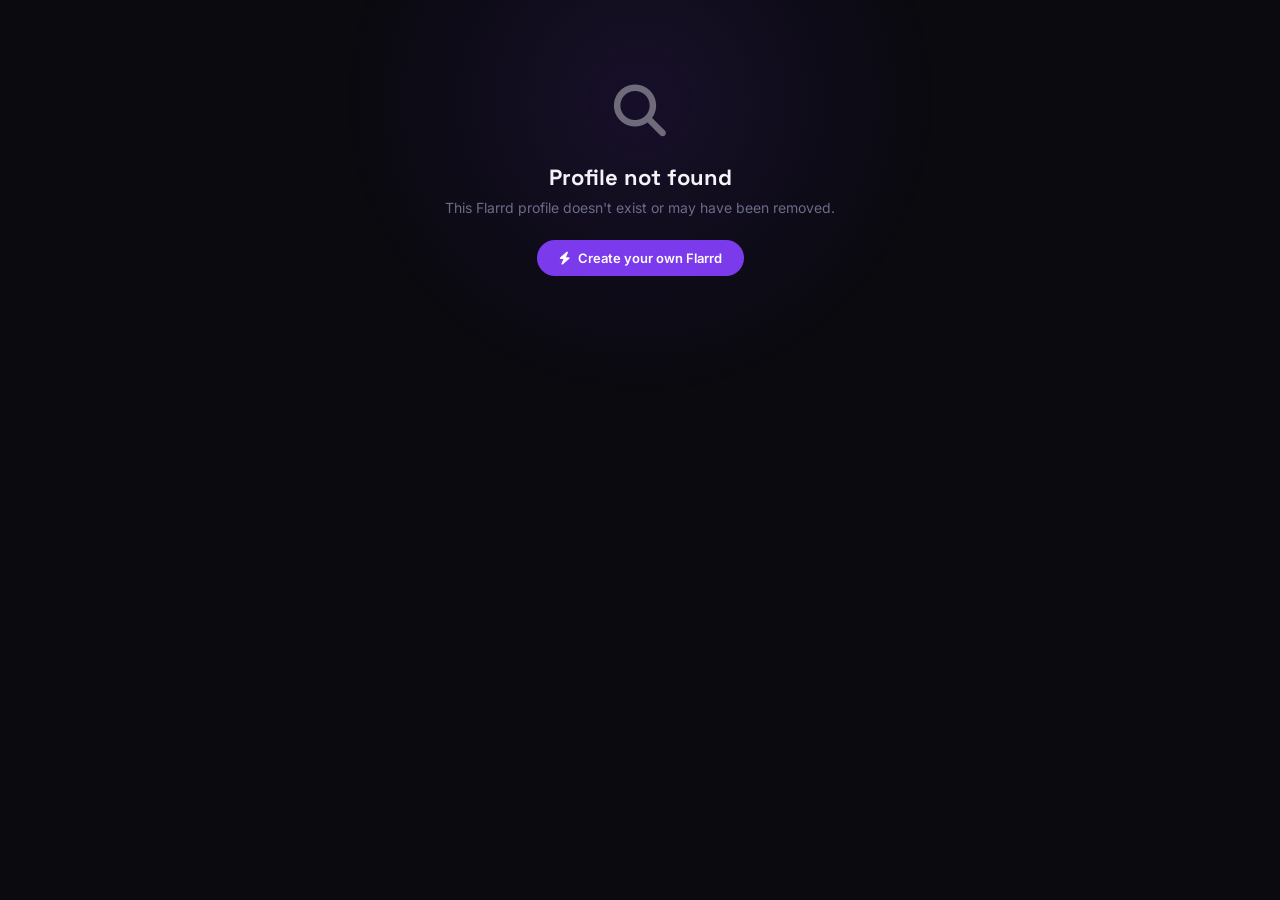
<file: u/profile.html>
<!DOCTYPE html>
<html lang="en">
<head>
  <meta charset="UTF-8"/>
  <meta name="viewport" content="width=device-width, initial-scale=1.0"/>
  <title>Flarrd Profile</title>
  <link rel="preconnect" href="https://fonts.googleapis.com">
  <link href="https://fonts.googleapis.com/css2?family=Space+Grotesk:wght@400;500;600;700&family=Inter:wght@300;400;500&display=swap" rel="stylesheet">
  <link rel="stylesheet" href="https://cdnjs.cloudflare.com/ajax/libs/font-awesome/6.5.0/css/all.min.css"/>
  <style>
    *,*::before,*::after{box-sizing:border-box;margin:0;padding:0}
    :root{
      --bg:#0a0a0f;--card:#111118;--accent:#7c3aed;--text:#f4f4f8;
      --muted:#6b6b8a;--border:rgba(255,255,255,0.07);--glow:rgba(124,58,237,0.18);
    }
    html,body{min-height:100vh;background:var(--bg);color:var(--text);font-family:'Inter',sans-serif}
    body{display:flex;flex-direction:column;align-items:center;padding:0 0 80px}

    /* HERO GRADIENT BG */
    .bg-glow{position:fixed;top:-200px;left:50%;transform:translateX(-50%);width:600px;height:600px;background:radial-gradient(ellipse,rgba(124,58,237,0.12) 0%,transparent 70%);pointer-events:none;z-index:0}

    .container{width:100%;max-width:520px;padding:0 20px;position:relative;z-index:1}

    /* HEADER SPACER */
    .top-pad{height:56px}

    /* AVATAR */
    .avatar-wrap{display:flex;justify-content:center;margin-bottom:18px;position:relative}
    .avatar{width:96px;height:96px;border-radius:50%;background:linear-gradient(135deg,var(--accent),#ec4899);display:grid;place-items:center;font-size:36px;font-weight:700;color:#fff;overflow:hidden;border:3px solid rgba(255,255,255,0.08);box-shadow:0 0 0 6px rgba(124,58,237,0.1),0 20px 60px rgba(0,0,0,0.5)}
    .avatar img{width:100%;height:100%;object-fit:cover}

    /* NAME & HANDLE */
    .profile-name{font-family:'Space Grotesk',sans-serif;font-size:26px;font-weight:700;text-align:center;letter-spacing:-0.5px;margin-bottom:4px}
    .profile-handle{font-size:13px;color:var(--muted);text-align:center;margin-bottom:10px}
    .profile-bio{font-size:14px;color:rgba(244,244,248,0.65);text-align:center;line-height:1.65;margin-bottom:16px;max-width:380px;margin-left:auto;margin-right:auto}

    /* META PILLS */
    .meta-row{display:flex;gap:10px;justify-content:center;flex-wrap:wrap;margin-bottom:32px}
    .meta-pill{display:flex;align-items:center;gap:6px;padding:5px 12px;background:rgba(255,255,255,0.05);border:1px solid var(--border);border-radius:100px;font-size:12px;color:var(--muted);text-decoration:none;transition:all 0.2s}
    .meta-pill:hover{background:rgba(255,255,255,0.09);color:var(--text)}
    .meta-pill i{font-size:11px}

    /* SECTION LABEL */
    .section-label{font-size:10px;font-weight:700;letter-spacing:1.5px;text-transform:uppercase;color:var(--muted);text-align:center;margin-bottom:14px;opacity:0.6}

    /* LINK BUTTONS — Geek Updates style */
    .links{display:flex;flex-direction:column;gap:10px;margin-bottom:36px}
    .link-btn{
      display:flex;align-items:center;gap:14px;
      padding:16px 20px;
      background:rgba(255,255,255,0.04);
      border:1px solid rgba(255,255,255,0.08);
      border-radius:14px;
      color:var(--text);text-decoration:none;
      font-size:14px;font-weight:500;
      transition:all 0.25s cubic-bezier(0.16,1,0.3,1);
      cursor:pointer;
      position:relative;overflow:hidden;
      animation:slideUp 0.4s ease both;
    }
    .link-btn::before{
      content:'';position:absolute;inset:0;
      background:linear-gradient(135deg,rgba(124,58,237,0.08),transparent);
      opacity:0;transition:opacity 0.25s;
    }
    .link-btn:hover{
      border-color:rgba(124,58,237,0.35);
      background:rgba(255,255,255,0.07);
      transform:translateY(-2px) scale(1.005);
      box-shadow:0 12px 32px rgba(0,0,0,0.35),0 0 0 1px rgba(124,58,237,0.15);
    }
    .link-btn:hover::before{opacity:1}
    .link-btn:active{transform:translateY(0) scale(1);box-shadow:none}

    .link-icon-wrap{
      width:40px;height:40px;border-radius:10px;
      background:rgba(255,255,255,0.06);
      display:grid;place-items:center;
      font-size:18px;flex-shrink:0;
      border:1px solid rgba(255,255,255,0.06);
      transition:all 0.2s;
    }
    .link-btn:hover .link-icon-wrap{background:rgba(124,58,237,0.15);border-color:rgba(124,58,237,0.25)}
    .link-icon-wrap i{font-size:16px}
    .link-icon-wrap .emoji{font-size:20px;line-height:1}
    .link-label{flex:1;font-family:'Space Grotesk',sans-serif;font-weight:600;font-size:14px;letter-spacing:-0.2px}
    .link-arrow{color:var(--muted);font-size:13px;transition:transform 0.2s,color 0.2s;flex-shrink:0}
    .link-btn:hover .link-arrow{transform:translate(2px,-2px);color:var(--accent)}

    @keyframes slideUp{
      from{opacity:0;transform:translateY(16px)}
      to{opacity:1;transform:translateY(0)}
    }

    /* BADGE */
    .flarrd-badge{
      display:flex;align-items:center;justify-content:center;gap:8px;
      font-size:12px;color:rgba(255,255,255,0.25);text-decoration:none;
      padding:10px;transition:color 0.2s;
    }
    .flarrd-badge:hover{color:rgba(255,255,255,0.5)}
    .flarrd-badge strong{color:rgba(255,255,255,0.4)}

    /* NOT FOUND */
    .not-found{text-align:center;padding:80px 20px}
    .not-found .nf-icon{font-size:52px;margin-bottom:20px;opacity:0.4}
    .not-found h2{font-family:'Space Grotesk',sans-serif;font-size:22px;font-weight:700;margin-bottom:8px}
    .not-found p{color:var(--muted);font-size:14px;margin-bottom:24px}
    .not-found a{display:inline-flex;align-items:center;gap:8px;padding:10px 22px;background:var(--accent);color:#fff;border-radius:100px;text-decoration:none;font-size:13px;font-weight:600;transition:opacity 0.2s}
    .not-found a:hover{opacity:0.85}

    .loading-wrap{display:flex;flex-direction:column;align-items:center;justify-content:center;min-height:60vh;gap:12px}
    .loader{width:28px;height:28px;border:2px solid var(--border);border-top-color:var(--accent);border-radius:50%;animation:spin 0.7s linear infinite}
    @keyframes spin{to{transform:rotate(360deg)}}
    .loading-text{font-size:13px;color:var(--muted)}

    /* THEME VARS OVERRIDE */
    .theme-light{--bg:#f5f5fa;--card:#fff;--text:#0f0f1a;--muted:#6b7280;--border:rgba(0,0,0,0.08)}
  </style>
</head>
<body>
<div class="bg-glow"></div>
<div class="container" id="container">
  <div class="loading-wrap">
    <div class="loader"></div>
    <div class="loading-text">Loading profile...</div>
  </div>
</div>

<script>
// ── Config ────────────────────────────────────────────────────────────────────
var SUPABASE_URL = 'https://ftnykcpmtwusryrivvwe.supabase.co';
var SUPABASE_ANON_KEY = 'sb_publishable_Z3RDyV6ZIwZ09EhfHMjZrA_WfXOI1KF';

// ── Platform icon map (FA classes) ───────────────────────────────────────────
var PLATFORM_ICONS = {
  instagram:'fa-brands fa-instagram',twitter:'fa-brands fa-twitter',x:'fa-brands fa-x-twitter',
  youtube:'fa-brands fa-youtube',tiktok:'fa-brands fa-tiktok',facebook:'fa-brands fa-facebook',
  linkedin:'fa-brands fa-linkedin',github:'fa-brands fa-github',twitch:'fa-brands fa-twitch',
  discord:'fa-brands fa-discord',telegram:'fa-brands fa-telegram',whatsapp:'fa-brands fa-whatsapp',
  snapchat:'fa-brands fa-snapchat',pinterest:'fa-brands fa-pinterest',reddit:'fa-brands fa-reddit',
  spotify:'fa-brands fa-spotify',soundcloud:'fa-brands fa-soundcloud',
  medium:'fa-brands fa-medium',substack:'fa-solid fa-envelope-open-text',
  behance:'fa-brands fa-behance',dribbble:'fa-brands fa-dribbble',
  figma:'fa-brands fa-figma',notion:'fa-brands fa-notion',
  patreon:'fa-brands fa-patreon',gumroad:'fa-solid fa-store',
  amazon:'fa-brands fa-amazon',etsy:'fa-brands fa-etsy',
  website:'fa-solid fa-globe',link:'fa-solid fa-link',email:'fa-solid fa-envelope',
  phone:'fa-solid fa-phone',
};

function getPlatformIcon(url, iconField) {
  // If icon field looks like an FA class, use it
  if (iconField && iconField.startsWith('fa-')) return '<i class="'+iconField+'"></i>';
  // If icon field is an emoji, wrap it
  if (iconField && iconField !== '🔗' && /\p{Emoji}/u.test(iconField)) return '<span class="emoji">'+iconField+'</span>';
  // Detect from URL
  try {
    var host = new URL(url).hostname.replace('www.','');
    for (var key in PLATFORM_ICONS) {
      if (host.includes(key)) return '<i class="'+PLATFORM_ICONS[key]+'"></i>';
    }
  } catch(e){}
  if (iconField && iconField !== '🔗') return '<span class="emoji">'+iconField+'</span>';
  return '<i class="fa-solid fa-arrow-up-right-from-square"></i>';
}

// ── Get username ──────────────────────────────────────────────────────────────
var params = new URLSearchParams(window.location.search);
var username = params.get('u');
if (!username) {
  var parts = window.location.pathname.split('/').filter(Boolean);
  for (var i = parts.length - 1; i >= 0; i--) {
    if (parts[i] !== 'profile.html') { username = parts[i]; break; }
  }
}

// ── REST API helpers ──────────────────────────────────────────────────────────
async function sbGet(table, query) {
  var r = await fetch(SUPABASE_URL+'/rest/v1/'+table+'?'+query, {
    headers:{'apikey':SUPABASE_ANON_KEY,'Authorization':'Bearer '+SUPABASE_ANON_KEY,'Accept':'application/json'}
  });
  if (!r.ok) throw new Error('HTTP '+r.status);
  return r.json();
}
async function sbPatch(table, query, body) {
  var r = await fetch(SUPABASE_URL+'/rest/v1/'+table+'?'+query, {
    method:'PATCH',
    headers:{'apikey':SUPABASE_ANON_KEY,'Authorization':'Bearer '+SUPABASE_ANON_KEY,'Content-Type':'application/json','Prefer':'return=minimal'},
    body:JSON.stringify(body)
  });
  if (!r.ok) { var t = await r.text(); console.error('sbPatch error', r.status, t); }
}
async function sbRpc(fn, params) {
  var r = await fetch(SUPABASE_URL+'/rest/v1/rpc/'+fn, {
    method:'POST',
    headers:{'apikey':SUPABASE_ANON_KEY,'Authorization':'Bearer '+SUPABASE_ANON_KEY,'Content-Type':'application/json','Prefer':'return=minimal'},
    body:JSON.stringify(params)
  });
  if (!r.ok) { var t = await r.text(); console.error('sbRpc error', fn, r.status, t); }
}

// ── Themes ────────────────────────────────────────────────────────────────────
var THEMES = {
  dark:{bg:'#0a0a0f',card:'#111118',accent:'#7c3aed',text:'#f4f4f8',muted:'#6b6b8a',border:'rgba(255,255,255,0.07)'},
  light:{bg:'#f5f5fa',card:'#ffffff',accent:'#7c3aed',text:'#0f0f1a',muted:'#6b7280',border:'rgba(0,0,0,0.08)'},
  midnight:{bg:'#080c1e',card:'#0e1228',accent:'#3b82f6',text:'#e2e8f0',muted:'#64748b',border:'rgba(255,255,255,0.07)'},
  rose:{bg:'#0f0709',card:'#1a0d12',accent:'#ec4899',text:'#fce7f3',muted:'#9d6878',border:'rgba(255,255,255,0.07)'},
  forest:{bg:'#030d06',card:'#081509',accent:'#10b981',text:'#d1fae5',muted:'#6b9a7a',border:'rgba(255,255,255,0.07)'},
  sunset:{bg:'#0f0800',card:'#1a1000',accent:'#f97316',text:'#fff7ed',muted:'#9a8060',border:'rgba(255,255,255,0.07)'},
  nord:{bg:'#2e3440',card:'#3b4252',accent:'#88c0d0',text:'#eceff4',muted:'#81a1c1',border:'rgba(255,255,255,0.1)'},
  candy:{bg:'#130918',card:'#1e1028',accent:'#c084fc',text:'#fdf4ff',muted:'#a78bca',border:'rgba(255,255,255,0.07)'}
};
function applyTheme(id) {
  var t = THEMES[id] || THEMES.dark, r = document.documentElement.style;
  r.setProperty('--bg',t.bg); r.setProperty('--card',t.card);
  r.setProperty('--accent',t.accent); r.setProperty('--text',t.text);
  r.setProperty('--muted',t.muted); r.setProperty('--border',t.border);
  r.setProperty('--glow','rgba('+hexToRgb(t.accent)+',0.15)');
  document.body.style.background = t.bg;
}
function hexToRgb(hex) {
  var r = /^#?([a-f\d]{2})([a-f\d]{2})([a-f\d]{2})$/i.exec(hex);
  return r ? parseInt(r[1],16)+','+parseInt(r[2],16)+','+parseInt(r[3],16) : '124,58,237';
}

function escHtml(s) { return String(s||'').replace(/&/g,'&amp;').replace(/</g,'&lt;').replace(/>/g,'&gt;'); }

function showNotFound() {
  document.getElementById('container').innerHTML =
    '<div class="not-found">' +
    '<div class="nf-icon"><i class="fa-solid fa-magnifying-glass"></i></div>' +
    '<h2>Profile not found</h2>' +
    '<p>This Flarrd profile doesn\'t exist or may have been removed.</p>' +
    '<a href="../"><i class="fa-solid fa-bolt"></i> Create your own Flarrd</a>' +
    '</div>';
}

async function trackClick(linkId, userId) {
  // Atomic server-side click increment
  sbRpc('increment_link_clicks', {link_id: linkId});
  // Log analytics event
  if (userId) {
    fetch(SUPABASE_URL+'/rest/v1/analytics_events', {
      method: 'POST',
      headers: {
        'apikey': SUPABASE_ANON_KEY,
        'Authorization': 'Bearer '+SUPABASE_ANON_KEY,
        'Content-Type': 'application/json',
        'Prefer': 'return=minimal'
      },
      body: JSON.stringify({
        user_id: userId,
        event_type: 'link_click',
        link_id: linkId,
        referrer: document.referrer || null,
        created_at: new Date().toISOString()
      })
    }).then(async r => {
      if (!r.ok) { var t = await r.text(); console.error('analytics_event insert error', r.status, t); }
    }).catch(e => console.error('analytics_event fetch error', e));
  }
}

// ── Main ──────────────────────────────────────────────────────────────────────
(async function(){
  if (!username) { showNotFound(); return; }
  try {
    var profiles = await sbGet('profiles','username=eq.'+encodeURIComponent(username)+'&limit=1');
    if (!profiles||!profiles.length) { showNotFound(); return; }
    var profile = profiles[0];

    applyTheme(profile.theme||'dark');
    document.title = (profile.full_name||username)+' — Flarrd';

    // Atomic server-side profile view increment (no race condition)
    sbRpc('increment_profile_views', {profile_id: profile.id});

    // Log profile view analytics event
    fetch(SUPABASE_URL+'/rest/v1/analytics_events', {
      method: 'POST',
      headers: {
        'apikey': SUPABASE_ANON_KEY,
        'Authorization': 'Bearer '+SUPABASE_ANON_KEY,
        'Content-Type': 'application/json',
        'Prefer': 'return=minimal'
      },
      body: JSON.stringify({
        user_id: profile.id,
        event_type: 'profile_view',
        referrer: document.referrer || null,
        created_at: new Date().toISOString()
      })
    }).then(async r => {
      if (!r.ok) { var t = await r.text(); console.error('profile_view event error', r.status, t); }
    }).catch(e => console.error('profile_view fetch error', e));

    var links = await sbGet('links','user_id=eq.'+profile.id+'&active=eq.true&order=position.asc');
    links = links||[];

    var init = (profile.full_name||username).charAt(0).toUpperCase();
    var avatarHtml = profile.avatar_url
      ? '<img src="'+escHtml(profile.avatar_url)+'" alt="avatar"/>'
      : init;

    var metaHtml = '';
    if (profile.location) metaHtml += '<span class="meta-pill"><i class="fa-solid fa-location-dot"></i>'+escHtml(profile.location)+'</span>';
    if (profile.website) metaHtml += '<a class="meta-pill" href="'+escHtml(profile.website)+'" target="_blank" rel="noopener"><i class="fa-solid fa-globe"></i>Website</a>';

    var linksHtml = links.length
      ? links.map(function(l,i){
          var icon = getPlatformIcon(l.url, l.icon);
          return '<a class="link-btn" href="'+escHtml(l.url)+'" target="_blank" rel="noopener" '+
            'style="animation-delay:'+(i*0.06)+'s" '+
            'onclick="trackClick(\''+l.id+'\',\''+profile.id+'\')">' +
            '<div class="link-icon-wrap">'+icon+'</div>' +
            '<span class="link-label">'+escHtml(l.title)+'</span>' +
            '<i class="fa-solid fa-arrow-up-right link-arrow"></i>' +
            '</a>';
        }).join('')
      : '<div style="text-align:center;color:var(--muted);font-size:13px;padding:20px 0;opacity:0.7">No links added yet.</div>';

    var html =
      '<div class="top-pad"></div>' +
      '<div class="avatar-wrap"><div class="avatar">'+avatarHtml+'</div></div>' +
      '<div class="profile-name">'+escHtml(profile.full_name||username)+'</div>' +
      '<div class="profile-handle">@'+escHtml(username)+'</div>' +
      (profile.bio ? '<div class="profile-bio">'+escHtml(profile.bio)+'</div>' : '') +
      (metaHtml ? '<div class="meta-row">'+metaHtml+'</div>' : '<div style="height:32px"></div>') +
      (links.length ? '<div class="section-label">Links</div>' : '') +
      '<div class="links">'+linksHtml+'</div>' +
      '<a class="flarrd-badge" href="../"><i class="fa-solid fa-bolt"></i> Powered by <strong>Flarrd</strong></a>';

    document.getElementById('container').innerHTML = html;
  } catch(err) {
    console.error(err);
    showNotFound();
  }
})();

// Live presence tracking
(function(){
  var SB='https://ftnykcpmtwusryrivvwe.supabase.co';
  var KEY='sb_publishable_Z3RDyV6ZIwZ09EhfHMjZrA_WfXOI1KF';
  var vid=sessionStorage.getItem('fv')||Math.random().toString(36).slice(2);
  sessionStorage.setItem('fv',vid);
  async function ping(){
    var ex=await fetch(SB+'/rest/v1/live_presence?visitor_id=eq.'+vid,{headers:{'apikey':KEY,'Authorization':'Bearer '+KEY,'Accept':'application/json'}}).then(r=>r.json()).catch(()=>[]);
    var body={visitor_id:vid,user_agent:navigator.userAgent,page:window.location.pathname+window.location.search,last_seen:new Date().toISOString()};
    var isNew=!ex||!ex.length;
    await fetch(SB+'/rest/v1/live_presence'+(isNew?'':'?visitor_id=eq.'+vid),{method:isNew?'POST':'PATCH',headers:{'apikey':KEY,'Authorization':'Bearer '+KEY,'Content-Type':'application/json','Prefer':'return=minimal'},body:JSON.stringify(body)});
  }
  ping(); setInterval(ping,60000);
})();
</script>
</body>
</html>
</file>
